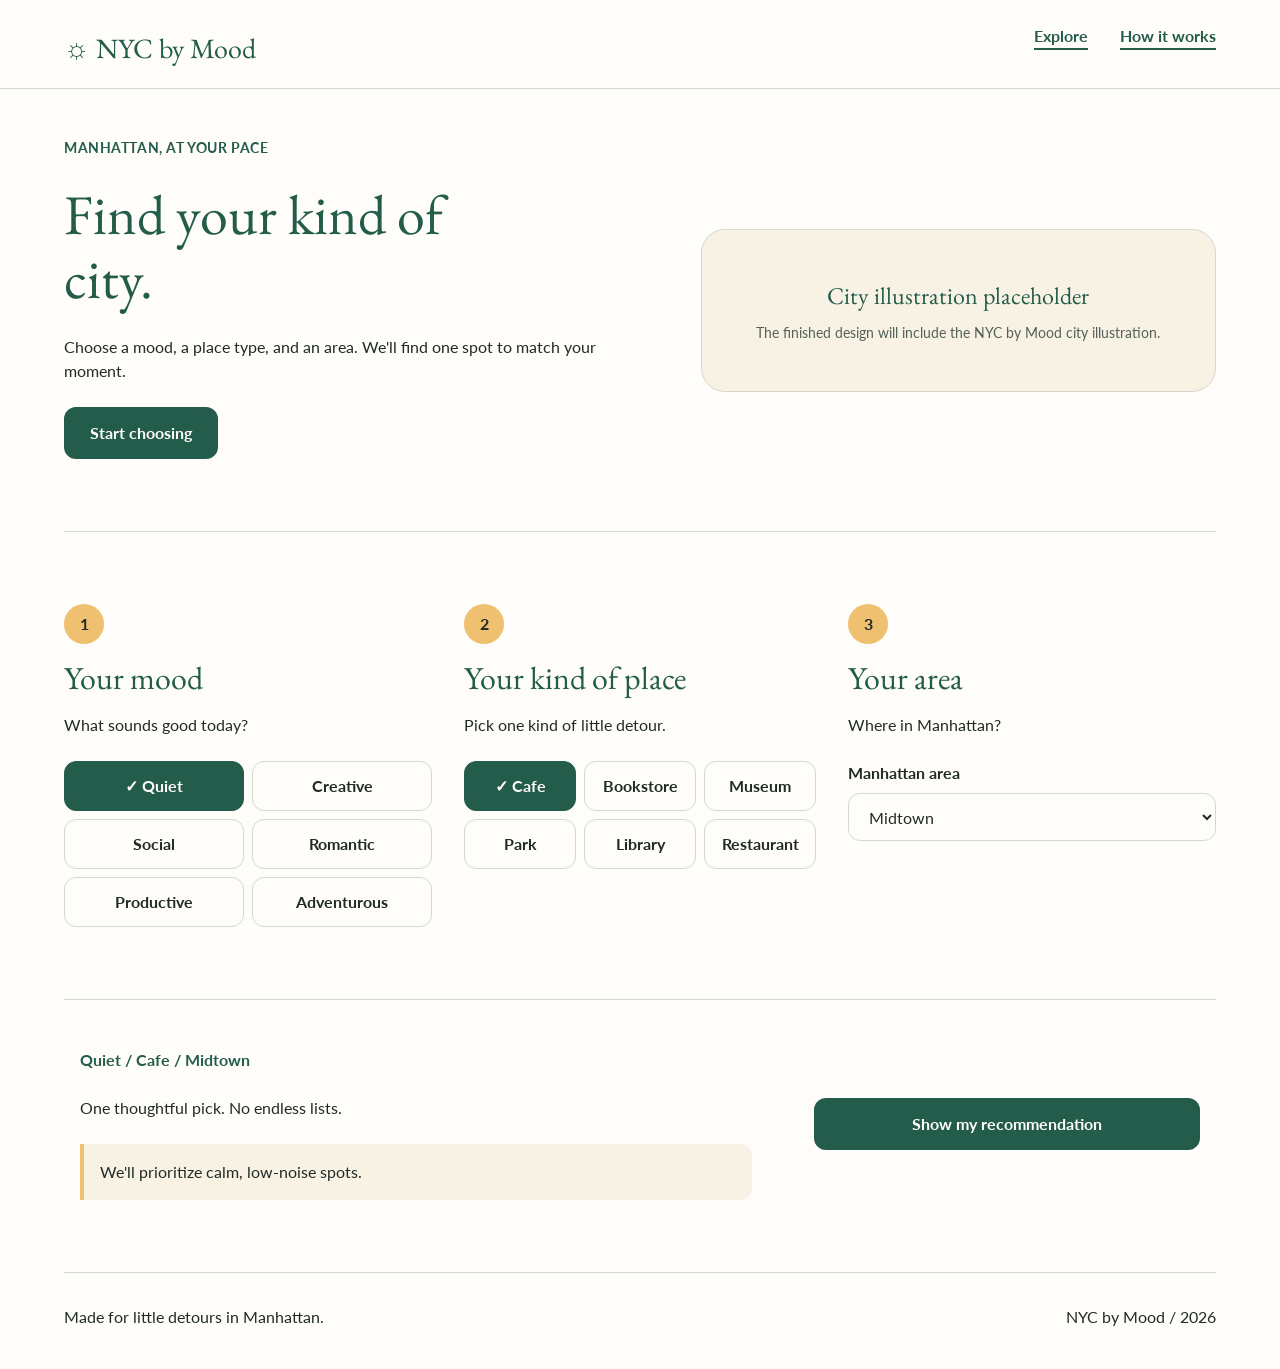
<file: index.html>
<!doctype html>
<html lang="en">
  <head>
    <meta charset="UTF-8" />
    <meta name="viewport" content="width=device-width, initial-scale=1.0" />
    <meta
      name="description"
      content="NYC by Mood helps people choose one thoughtful Manhattan destination based on mood, place type, and area."
    />
    <title>NYC by Mood | Find Your Kind of City</title>
    <link rel="stylesheet" href="style.css" />
  </head>
  <body>
    <!--
      STRUCTURE AUDIT INVENTORY — OCTOBER 26, 2026

      index.html, top to bottom:
      1. Site header and primary navigation
      2. Hero and entry action
      3. Mood selection
      4. Place-type selection
      5. Manhattan-area selection
      6. Selection summary and primary action
      7. Site footer

      recommendation.html, top to bottom:
      1. Site header and primary navigation
      2. Recommendation heading and active choices
      3. Recommendation illustration
      4. Place information
      5. Recommendation actions
      6. Site footer

      detail.html, top to bottom:
      1. Site header and primary navigation
      2. Place heading and tags
      3. Place illustration and description
      4. Visit information
      5. Visit actions
      6. Site footer
    -->
    <a class="skip-link" href="#main-content">Skip to main content</a>

    <!-- SITE HEADER AND NAVIGATION -->
    <header class="site-header">
      <div class="page-shell">
        <a class="brand" href="index.html" aria-label="NYC by Mood home">
          <span aria-hidden="true">☼</span> NYC by Mood
        </a>

        <nav aria-label="Primary navigation">
          <ul class="nav-list">
            <li><a href="index.html" aria-current="page">Explore</a></li>
            <li><a href="#how-it-works">How it works</a></li>
          </ul>
        </nav>
        <details class="mobile-nav">
          <summary aria-label="Open navigation">Menu</summary>
          <nav aria-label="Mobile navigation">
            <ul>
              <li><a href="index.html" aria-current="page">Explore</a></li>
              <li><a href="#how-it-works">How it works</a></li>
            </ul>
          </nav>
        </details>
      </div>
    </header>

    <main id="main-content" class="page-shell selection-page">
      <!-- HERO SECTION -->
      <section class="content-section hero" aria-labelledby="hero-title">
        <p class="eyebrow">Manhattan, at your pace</p>
        <h1 id="hero-title">Find your kind of city.</h1>
        <p class="intro-copy">
          Choose a mood, a place type, and an area. We'll find one spot to
          match your moment.
        </p>
        <p class="hero-action"><a class="button button-primary" href="#mood">Start choosing</a></p>

        <figure class="art-placeholder">
          <p>City illustration placeholder</p>
          <figcaption>
            The finished design will include the NYC by Mood city illustration.
          </figcaption>
        </figure>
      </section>

      <form class="preference-form" aria-label="Manhattan recommendation preferences">
        <!-- MOOD SELECTION SECTION -->
        <section id="mood" class="content-section" aria-labelledby="mood-title">
          <p class="step-number" aria-hidden="true">1</p>
          <h2 id="mood-title">Your mood</h2>
          <p>What sounds good today?</p>
          <fieldset class="choice-group">
            <legend class="visually-hidden">Choose a mood</legend>
            <div id="mood-options" class="choice-grid mood-grid"></div>
            <noscript><p>Please enable JavaScript to load the mood choices.</p></noscript>
          </fieldset>
        </section>

        <!-- PLACE TYPE SECTION -->
        <section class="content-section" aria-labelledby="place-type-title">
          <p class="step-number" aria-hidden="true">2</p>
          <h2 id="place-type-title">Your kind of place</h2>
          <p>Pick one kind of little detour.</p>
          <fieldset class="choice-group">
            <legend class="visually-hidden">Choose a place type</legend>
            <div class="choice-grid place-grid">
              <button class="choice is-selected" type="button" aria-pressed="true">Cafe</button>
              <button class="choice" type="button" aria-pressed="false">Bookstore</button>
              <button class="choice" type="button" aria-pressed="false">Museum</button>
              <button class="choice" type="button" aria-pressed="false">Park</button>
              <button class="choice" type="button" aria-pressed="false">Library</button>
              <button class="choice" type="button" aria-pressed="false">Restaurant</button>
            </div>
          </fieldset>
        </section>

        <!-- AREA SELECTION SECTION -->
        <section class="content-section" aria-labelledby="area-title">
          <p class="step-number" aria-hidden="true">3</p>
          <h2 id="area-title">Your area</h2>
          <p>Where in Manhattan?</p>
          <label class="select-label" for="area-select">Manhattan area</label>
          <select id="area-select" class="area-select" name="area">
            <option value="downtown">Downtown</option>
            <option value="midtown" selected>Midtown</option>
            <option value="uptown">Uptown</option>
            <option value="anywhere">Anywhere</option>
          </select>
        </section>

        <!-- SELECTION SUMMARY AND PRIMARY ACTION -->
        <section id="how-it-works" class="content-section selection-summary" aria-labelledby="summary-title">
          <h2 id="summary-title" class="visually-hidden">Your choices</h2>
          <p id="selection-line" class="selection-line">Quiet / Cafe / Midtown</p>
          <p>One thoughtful pick. No endless lists.</p>
          <p id="mood-feedback" class="mood-feedback" aria-live="polite">
            We'll prioritize calm, low-noise spots.
          </p>
          <p class="summary-action">
            <a class="button button-primary" href="recommendation.html">
              Show my recommendation
            </a>
          </p>
        </section>
      </form>
    </main>

    <!-- SITE FOOTER -->
    <footer class="site-footer">
      <div class="page-shell">
        <p>Made for little detours in Manhattan.</p>
        <p>NYC by Mood / 2026</p>
      </div>
    </footer>
    <script src="script.js"></script>
  </body>
</html>
</file>
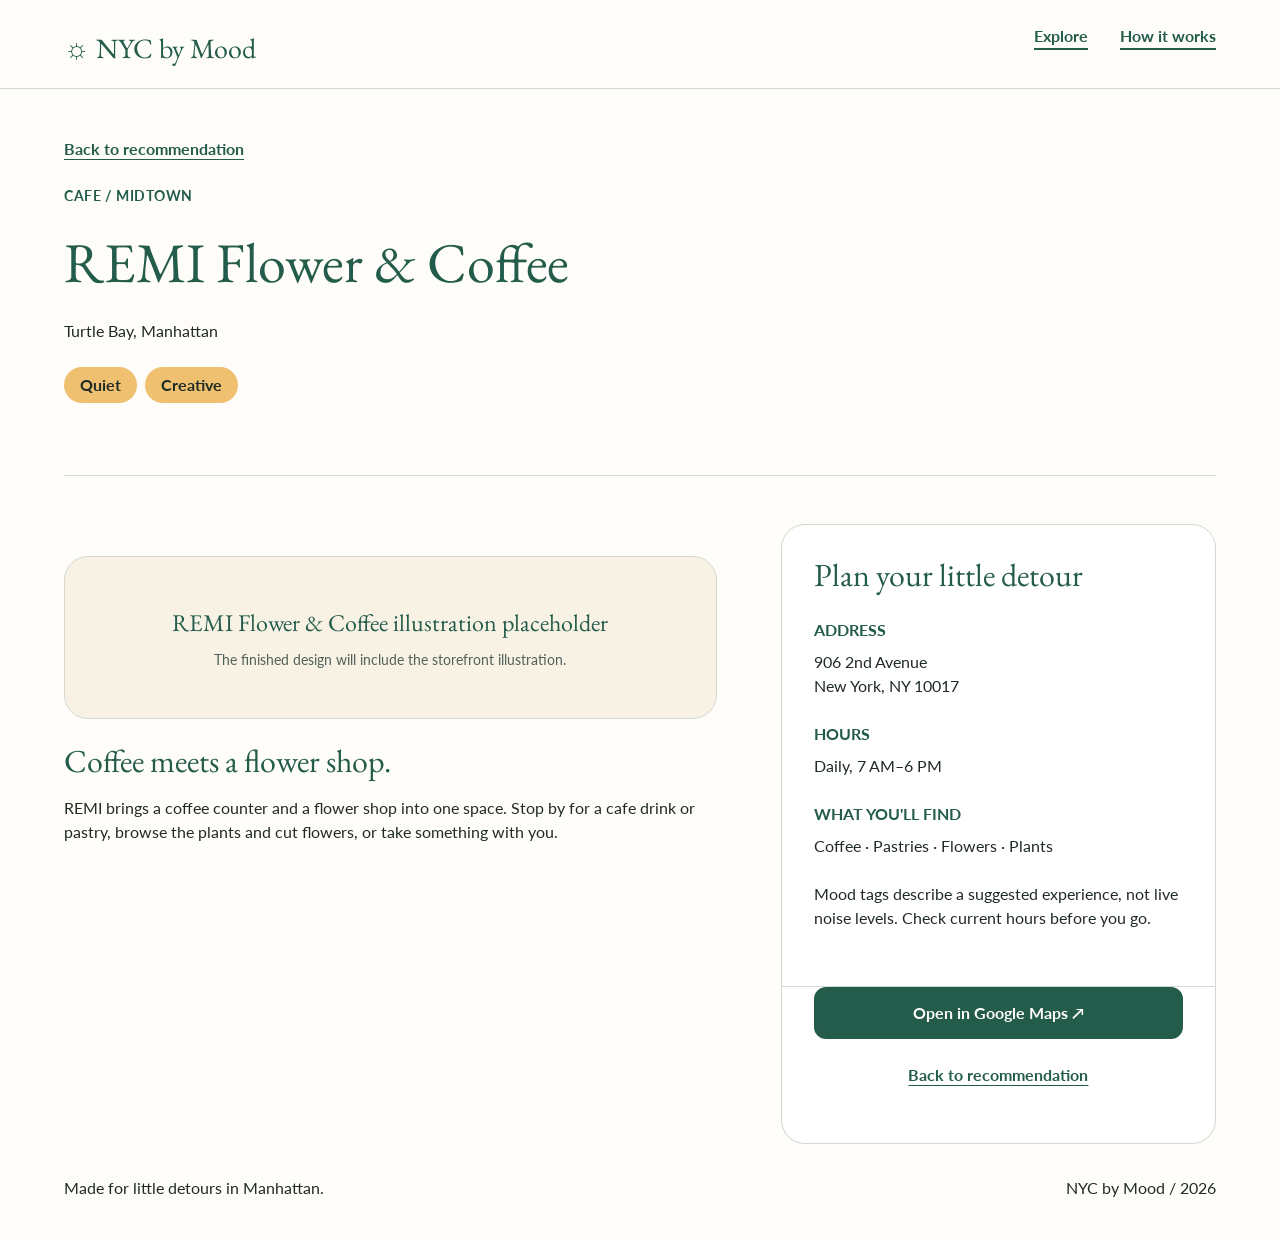
<file: detail.html>
<!doctype html>
<html lang="en">
  <head>
    <meta charset="UTF-8" />
    <meta name="viewport" content="width=device-width, initial-scale=1.0" />
    <meta
      name="description"
      content="Visit information for REMI Flower and Coffee, recommended by NYC by Mood."
    />
    <title>REMI Flower &amp; Coffee | NYC by Mood</title>
    <link rel="stylesheet" href="style.css" />
  </head>
  <body>
    <a class="skip-link" href="#main-content">Skip to main content</a>

    <!-- SITE HEADER AND NAVIGATION -->
    <header class="site-header">
      <div class="page-shell">
        <a class="brand" href="index.html" aria-label="NYC by Mood home">
          <span aria-hidden="true">☼</span> NYC by Mood
        </a>

        <nav aria-label="Primary navigation">
          <ul class="nav-list">
            <li><a href="index.html">Explore</a></li>
            <li><a href="index.html#how-it-works">How it works</a></li>
          </ul>
        </nav>
        <details class="mobile-nav">
          <summary aria-label="Open navigation">Menu</summary>
          <nav aria-label="Mobile navigation">
            <ul>
              <li><a href="index.html">Explore</a></li>
              <li><a href="index.html#how-it-works">How it works</a></li>
            </ul>
          </nav>
        </details>
      </div>
    </header>

    <main id="main-content" class="page-shell detail-page">
      <!-- PLACE HEADING AND TAGS -->
      <section class="content-section detail-intro" aria-labelledby="detail-title">
        <p><a class="text-link" href="recommendation.html">Back to recommendation</a></p>
        <p class="eyebrow">Cafe / Midtown</p>
        <h1 id="detail-title">REMI Flower &amp; Coffee</h1>
        <p>Turtle Bay, Manhattan</p>
        <ul class="tag-list" aria-label="Recommended moods">
          <li>Quiet</li>
          <li>Creative</li>
        </ul>
      </section>

      <!-- PLACE STORY AND ILLUSTRATION -->
      <section class="content-section detail-story" aria-labelledby="place-story-title">
        <figure class="art-placeholder">
          <p>REMI Flower &amp; Coffee illustration placeholder</p>
          <figcaption>
            The finished design will include the storefront illustration.
          </figcaption>
        </figure>
        <h2 id="place-story-title">Coffee meets a flower shop.</h2>
        <p class="intro-copy">
          REMI brings a coffee counter and a flower shop into one space. Stop
          by for a cafe drink or pastry, browse the plants and cut flowers, or
          take something with you.
        </p>
      </section>

      <!-- VISIT INFORMATION -->
      <section class="content-section information-panel detail-information" aria-labelledby="visit-title">
        <h2 id="visit-title">Plan your little detour</h2>
        <dl class="place-facts">
          <dt>Address</dt>
          <dd>906 2nd Avenue<br />New York, NY 10017</dd>

          <dt>Hours</dt>
          <dd>Daily, 7 AM–6 PM</dd>

          <dt>What you'll find</dt>
          <dd>Coffee · Pastries · Flowers · Plants</dd>
        </dl>
        <p>
          Mood tags describe a suggested experience, not live noise levels.
          Check current hours before you go.
        </p>
      </section>

      <!-- VISIT ACTIONS -->
      <section class="content-section detail-actions" aria-labelledby="visit-actions-title">
        <h2 id="visit-actions-title" class="visually-hidden">Ready to visit?</h2>
        <p>
          <a class="button button-primary" href="https://maps.google.com/">
            Open in Google Maps ↗
          </a>
        </p>
        <p><a class="text-link" href="recommendation.html">Back to recommendation</a></p>
      </section>
    </main>

    <!-- SITE FOOTER -->
    <footer class="site-footer">
      <div class="page-shell">
        <p>Made for little detours in Manhattan.</p>
        <p>NYC by Mood / 2026</p>
      </div>
    </footer>
  </body>
</html>
</file>
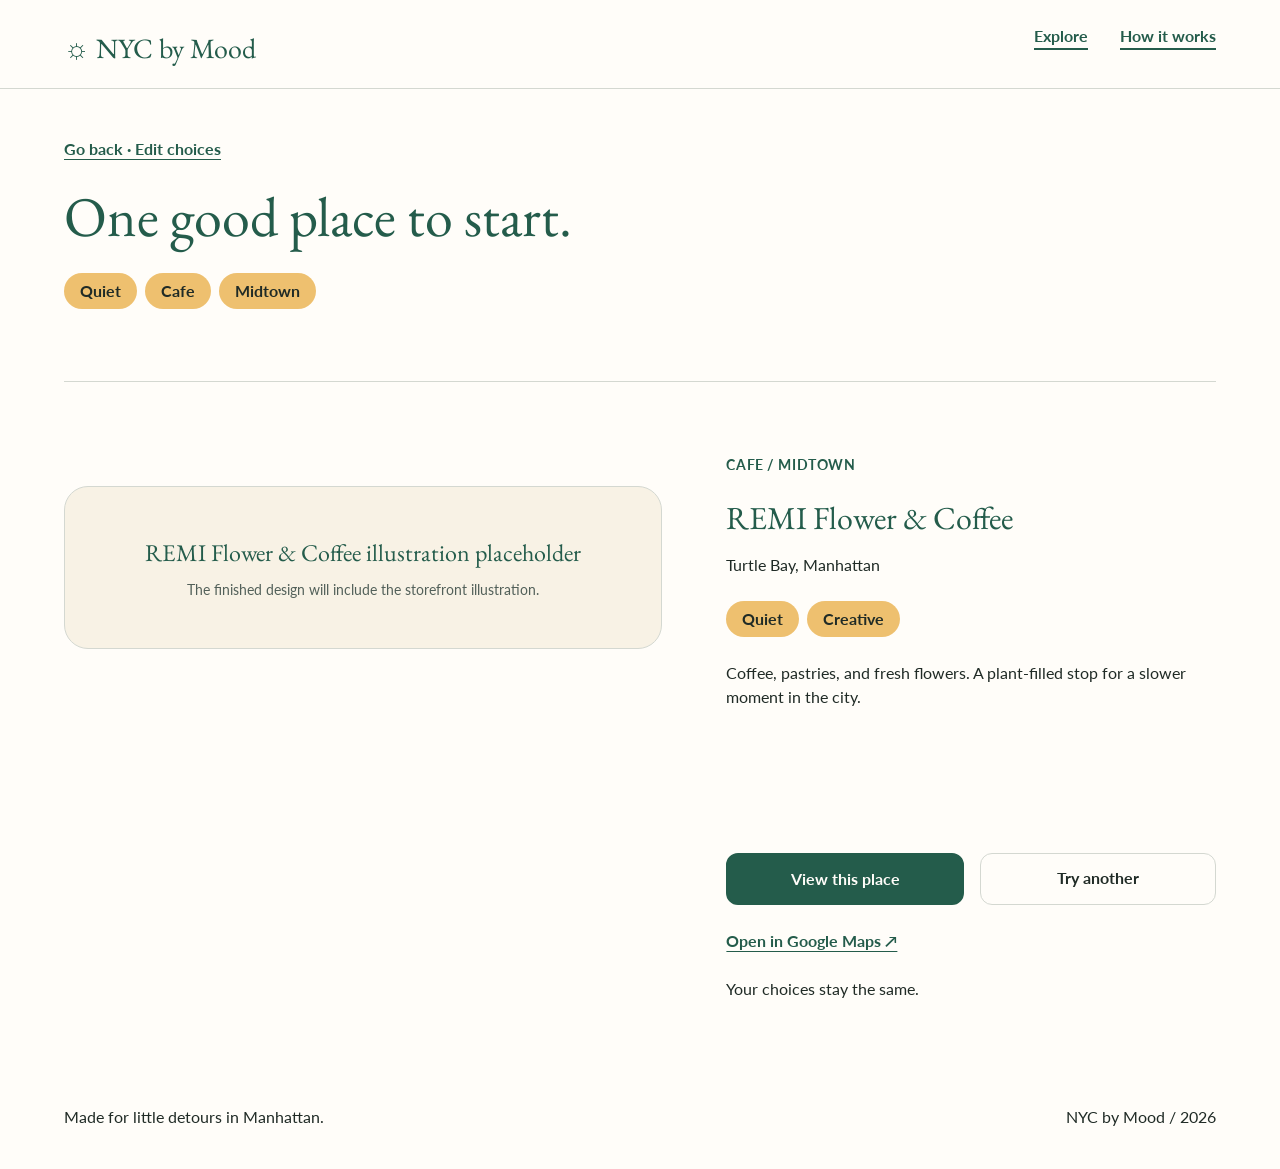
<file: recommendation.html>
<!doctype html>
<html lang="en">
  <head>
    <meta charset="UTF-8" />
    <meta name="viewport" content="width=device-width, initial-scale=1.0" />
    <meta
      name="description"
      content="A single Manhattan recommendation from NYC by Mood."
    />
    <title>Your Recommendation | NYC by Mood</title>
    <link rel="stylesheet" href="style.css" />
  </head>
  <body>
    <a class="skip-link" href="#main-content">Skip to main content</a>

    <!-- SITE HEADER AND NAVIGATION -->
    <header class="site-header">
      <div class="page-shell">
        <a class="brand" href="index.html" aria-label="NYC by Mood home">
          <span aria-hidden="true">☼</span> NYC by Mood
        </a>

        <nav aria-label="Primary navigation">
          <ul class="nav-list">
            <li><a href="index.html">Explore</a></li>
            <li><a href="index.html#how-it-works">How it works</a></li>
          </ul>
        </nav>
        <details class="mobile-nav">
          <summary aria-label="Open navigation">Menu</summary>
          <nav aria-label="Mobile navigation">
            <ul>
              <li><a href="index.html">Explore</a></li>
              <li><a href="index.html#how-it-works">How it works</a></li>
            </ul>
          </nav>
        </details>
      </div>
    </header>

    <main id="main-content" class="page-shell recommendation-page">
      <!-- RECOMMENDATION INTRODUCTION -->
      <section class="content-section recommendation-intro" aria-labelledby="recommendation-title">
        <p><a class="text-link" href="index.html">Go back · Edit choices</a></p>
        <h1 id="recommendation-title">One good place to start.</h1>
        <ul class="tag-list" aria-label="Selected preferences">
          <li>Quiet</li>
          <li>Cafe</li>
          <li>Midtown</li>
        </ul>
      </section>

      <!-- RECOMMENDATION ILLUSTRATION -->
      <section class="content-section recommendation-visual" aria-labelledby="recommendation-visual-title">
        <h2 id="recommendation-visual-title" class="visually-hidden">
          Recommendation illustration
        </h2>
        <figure class="art-placeholder">
          <p>REMI Flower &amp; Coffee illustration placeholder</p>
          <figcaption>
            The finished design will include the storefront illustration.
          </figcaption>
        </figure>
      </section>

      <!-- RECOMMENDATION SUMMARY -->
      <article class="content-section place-summary recommendation-summary" aria-labelledby="place-name">
        <p class="eyebrow">Cafe / Midtown</p>
        <h2 id="place-name">REMI Flower &amp; Coffee</h2>
        <p>Turtle Bay, Manhattan</p>
        <ul class="tag-list" aria-label="Recommended moods">
          <li>Quiet</li>
          <li>Creative</li>
        </ul>
        <p class="intro-copy">
          Coffee, pastries, and fresh flowers. A plant-filled stop for a slower
          moment in the city.
        </p>
      </article>

      <!-- RECOMMENDATION ACTIONS -->
      <section class="content-section recommendation-actions" aria-labelledby="recommendation-actions-title">
        <h2 id="recommendation-actions-title" class="visually-hidden">
          Choose your next step
        </h2>
        <p class="action-row">
          <a class="button button-primary" href="detail.html">View this place</a>
          <a class="button button-secondary" href="recommendation.html">Try another</a>
        </p>
        <p><a class="text-link" href="https://maps.google.com/">Open in Google Maps ↗</a></p>
        <p>Your choices stay the same.</p>
      </section>
    </main>

    <!-- SITE FOOTER -->
    <footer class="site-footer">
      <div class="page-shell">
        <p>Made for little detours in Manhattan.</p>
        <p>NYC by Mood / 2026</p>
      </div>
    </footer>
  </body>
</html>
</file>
<file: style.css>
@import url("https://fonts.googleapis.com/css2?family=EB+Garamond:wght@400;500&family=Lato:wght@400;700&display=swap");

/*
  ASSIGNMENT 7 LAYOUT PLAN
  - Use one-column CSS Grid page shells at small widths.
  - Keep mood and area choices in two columns and place types in three.
  - At the mockup breakpoint, place the hero image beside its text, arrange the
    three preference sections in columns, and split recommendation/detail views.
  - Use Flexbox only for single rows such as navigation, tags, and action buttons.
*/

/* === RESET === */
*,
*::before,
*::after {
  margin: 0;
  padding: 0;
  box-sizing: border-box;
}

/* START BELOW */
:root {
  --color-primary: #245c4b;
  --color-accent: #eec06f;
  --color-text: #202b26;
  --color-background: #fffdf9;
  --color-border: #d4d8d1;
  --color-soft: #f8f2e5;
  --space-1: 8px;
  --space-2: 16px;
  --space-3: 24px;
  --space-4: 32px;
  --space-5: 48px;
  --space-6: 64px;
}

body {
  background: var(--color-background);
  color: var(--color-text);
  font-family: "Lato", Arial, sans-serif;
  font-size: 16px;
  line-height: 1.5;
}

a {
  color: var(--color-primary);
}

a:focus-visible,
button:focus-visible {
  outline: 3px solid var(--color-accent);
  outline-offset: 3px;
}

h1,
h2,
h3,
.brand {
  color: var(--color-primary);
  font-family: "EB Garamond", Georgia, serif;
  font-weight: 400;
  line-height: 1.15;
}

h1 {
  font-size: 2.5rem;
  margin-bottom: var(--space-3);
  max-width: 16ch;
}

h2 {
  font-size: 2rem;
  margin-bottom: var(--space-2);
}

p,
ul,
dl,
fieldset,
figure {
  margin-bottom: var(--space-3);
}

.page-shell {
  display: grid;
  gap: var(--space-3);
  margin: 0 auto;
  max-width: 1440px;
  padding-left: var(--space-3);
  padding-right: var(--space-3);
  width: 100%;
}

.skip-link {
  background: var(--color-primary);
  color: var(--color-background);
  left: var(--space-2);
  padding: var(--space-1) var(--space-2);
  position: absolute;
  top: -80px;
  z-index: 10;
}

.skip-link:focus {
  top: var(--space-2);
}

.site-header {
  border-bottom: 1px solid var(--color-border);
  padding-bottom: var(--space-2);
  padding-top: var(--space-3);
}

.site-header .page-shell {
  align-items: center;
  display: flex;
  justify-content: space-between;
}

.brand {
  display: inline-block;
  font-size: 1.75rem;
  margin-bottom: 0;
  text-decoration: none;
}

.nav-list {
  display: none;
  gap: var(--space-4);
  list-style: none;
}

.nav-list li {
  margin: 0;
}

.mobile-nav {
  position: relative;
}

.mobile-nav summary {
  align-items: center;
  border: 1px solid var(--color-border);
  border-radius: 12px;
  color: var(--color-primary);
  cursor: pointer;
  display: flex;
  font-weight: 700;
  justify-content: center;
  min-height: 48px;
  min-width: 64px;
  padding: var(--space-1) var(--space-2);
}

.mobile-nav summary::marker {
  content: "";
}

.mobile-nav[open] nav {
  background: var(--color-background);
  border: 1px solid var(--color-border);
  border-radius: 12px;
  padding: var(--space-2);
  position: absolute;
  right: 0;
  top: calc(100% + var(--space-1));
  width: 180px;
  z-index: 5;
}

.mobile-nav ul {
  display: grid;
  gap: var(--space-2);
  list-style: none;
}

.mobile-nav a {
  font-weight: 700;
}

.nav-list a {
  font-weight: 700;
  text-decoration-thickness: 2px;
  text-underline-offset: 6px;
}

.content-section {
  border-bottom: 1px solid var(--color-border);
  padding-bottom: var(--space-5);
  padding-top: var(--space-5);
}

/* The hero is a grid so its text and illustration can change arrangement without changing source order. */
.hero {
  display: grid;
  gap: 0;
  grid-template-columns: minmax(0, 1fr);
}

.eyebrow {
  color: var(--color-primary);
  font-size: 0.9rem;
  font-weight: 700;
  letter-spacing: 0.04em;
  text-transform: uppercase;
}

.intro-copy {
  max-width: 42rem;
}

.button,
.choice {
  border-radius: 12px;
  display: inline-block;
  font: inherit;
  font-weight: 700;
  margin: 0;
  min-height: 48px;
  padding: 12px var(--space-3);
  text-align: center;
  text-decoration: none;
}

.button-primary {
  background: var(--color-primary);
  border: 2px solid var(--color-primary);
  color: var(--color-background);
}

.button-secondary,
.choice {
  background: var(--color-background);
  border: 1px solid var(--color-border);
  color: var(--color-text);
}

.choice {
  cursor: pointer;
  min-width: 0;
  padding-left: var(--space-1);
  padding-right: var(--space-1);
  width: 100%;
}

.choice.is-selected {
  background: var(--color-primary);
  border-color: var(--color-primary);
  color: var(--color-background);
}

.choice.is-selected::before {
  content: "✓ ";
}

.choice-group {
  border: 0;
  margin-top: var(--space-2);
}

.select-label {
  display: block;
  font-weight: 700;
  margin-bottom: var(--space-1);
}

.area-select {
  background-color: var(--color-background);
  border: 1px solid var(--color-border);
  border-radius: 12px;
  color: var(--color-text);
  font: inherit;
  min-height: 48px;
  padding: 12px 44px 12px var(--space-2);
  width: 100%;
}

/* Each choice group uses a stable grid so options stay easy to compare at both mockup widths. */
.choice-grid {
  display: grid;
  gap: var(--space-1);
}

.mood-grid,
.area-grid {
  grid-template-columns: repeat(2, minmax(0, 1fr));
}

.place-grid {
  grid-template-columns: repeat(3, minmax(0, 1fr));
}

.step-number {
  background: var(--color-accent);
  border-radius: 50%;
  color: var(--color-text);
  display: inline-block;
  font-weight: 700;
  height: 40px;
  line-height: 40px;
  margin-bottom: var(--space-2);
  text-align: center;
  width: 40px;
}

.selection-line {
  color: var(--color-primary);
  font-weight: 700;
}

.mood-feedback {
  background: var(--color-soft);
  border-left: 4px solid var(--color-accent);
  border-radius: 0 12px 12px 0;
  margin-bottom: var(--space-3);
  max-width: 42rem;
  padding: var(--space-2);
}

.art-placeholder {
  background: var(--color-soft);
  border: 1px solid var(--color-border);
  border-radius: 24px;
  margin-top: var(--space-4);
  max-width: 100%;
  padding: var(--space-5) var(--space-3);
  text-align: center;
}

.art-placeholder p {
  color: var(--color-primary);
  font-family: "EB Garamond", Georgia, serif;
  font-size: 1.5rem;
  margin-bottom: var(--space-1);
}

.art-placeholder figcaption {
  color: #526059;
  font-size: 0.875rem;
}

.tag-list {
  display: flex;
  flex-wrap: wrap;
  gap: var(--space-1);
  list-style: none;
}

.tag-list li {
  background: var(--color-accent);
  border-radius: 999px;
  color: var(--color-text);
  display: inline-block;
  font-weight: 700;
  margin: 0;
  padding: 6px var(--space-2);
}

.place-summary {
  max-width: 520px;
}

.information-panel {
  background: #ffffff;
  border: 1px solid var(--color-border);
  border-radius: 24px;
  margin-top: var(--space-5);
  padding: var(--space-4);
}

.action-row {
  display: flex;
  flex-direction: column;
  gap: var(--space-2);
}

.action-row .button {
  width: 100%;
}

.place-facts dt {
  color: var(--color-primary);
  font-weight: 700;
  margin-top: var(--space-3);
  text-transform: uppercase;
}

.place-facts dd {
  margin-top: var(--space-1);
}

.text-link {
  font-weight: 700;
  text-underline-offset: 4px;
}

.site-footer {
  padding-bottom: var(--space-4);
  padding-top: var(--space-4);
}

.site-footer p {
  margin-bottom: var(--space-1);
}

/* Assignment 4 annotation: stack on mobile and use side-by-side arrangements on desktop. */
@media (min-width: 800px) {
  h1 {
    font-size: 3.5rem;
  }

  .page-shell {
    padding-left: var(--space-6);
    padding-right: var(--space-6);
  }

  .nav-list {
    display: flex;
  }

  .mobile-nav {
    display: none;
  }

  .recommendation-intro h1,
  .detail-intro h1 {
    max-width: none;
  }

  .hero {
    align-items: center;
    column-gap: var(--space-6);
    grid-template-areas:
      "eyebrow art"
      "title art"
      "copy art"
      "action art";
    grid-template-columns: minmax(0, 1fr) minmax(360px, 0.9fr);
  }

  .hero .eyebrow {
    grid-area: eyebrow;
  }

  .hero h1 {
    grid-area: title;
  }

  .hero .intro-copy {
    grid-area: copy;
  }

  .hero-action {
    grid-area: action;
  }

  .hero .art-placeholder {
    grid-area: art;
    margin: 0;
  }

  .preference-form {
    display: grid;
    grid-template-columns: repeat(3, minmax(0, 1fr));
  }

  .preference-form > .content-section {
    padding-left: var(--space-2);
    padding-right: var(--space-2);
  }

  .preference-form > .content-section:first-child {
    padding-left: 0;
  }

  .preference-form > .content-section:nth-child(3) {
    padding-right: 0;
  }

  .selection-summary {
    align-items: center;
    column-gap: var(--space-4);
    display: grid;
    grid-column: 1 / -1;
    grid-template-columns: minmax(0, 1fr) minmax(280px, 0.55fr);
  }

  .selection-summary .selection-line,
  .selection-summary > p:nth-of-type(2),
  .selection-summary .mood-feedback {
    grid-column: 1;
  }

  .selection-summary .summary-action {
    grid-column: 2;
    grid-row: 1 / span 3;
  }

  .summary-action .button {
    width: 100%;
  }

  /* The recommendation grid keeps one result while giving the image and place details equal visual weight. */
  .recommendation-page {
    column-gap: var(--space-6);
    grid-template-areas:
      "intro intro"
      "visual summary"
      "visual actions";
    grid-template-columns: minmax(0, 1.1fr) minmax(360px, 0.9fr);
  }

  .recommendation-intro {
    grid-area: intro;
  }

  .recommendation-visual {
    grid-area: visual;
  }

  .recommendation-summary {
    align-self: end;
    grid-area: summary;
  }

  .recommendation-actions {
    align-self: start;
    grid-area: actions;
  }

  .recommendation-visual,
  .recommendation-summary,
  .recommendation-actions {
    border-bottom: 0;
  }

  .action-row {
    flex-direction: row;
  }

  .action-row .button {
    flex: 1;
  }

  /* The detail grid separates the story from practical visit information, matching the desktop mockup. */
  .detail-page {
    column-gap: var(--space-6);
    grid-template-areas:
      "intro intro"
      "story information"
      "story actions";
    grid-template-columns: minmax(0, 1.2fr) minmax(360px, 0.8fr);
    row-gap: 0;
  }

  .detail-intro {
    grid-area: intro;
  }

  .detail-story {
    border-bottom: 0;
    grid-area: story;
  }

  .detail-information {
    border-bottom-left-radius: 0;
    border-bottom-right-radius: 0;
    grid-area: information;
    margin-top: var(--space-5);
  }

  .detail-actions {
    background: #ffffff;
    border: 1px solid var(--color-border);
    border-radius: 0 0 24px 24px;
    border-top: 0;
    grid-area: actions;
    padding: 0 var(--space-4) var(--space-4);
    text-align: center;
  }

  .detail-actions .button {
    width: 100%;
  }

  .site-footer .page-shell {
    align-items: center;
    grid-template-columns: 1fr auto;
  }
}

.visually-hidden {
  clip: rect(0 0 0 0);
  clip-path: inset(50%);
  height: 1px;
  overflow: hidden;
  position: absolute;
  white-space: nowrap;
  width: 1px;
}
</file>
